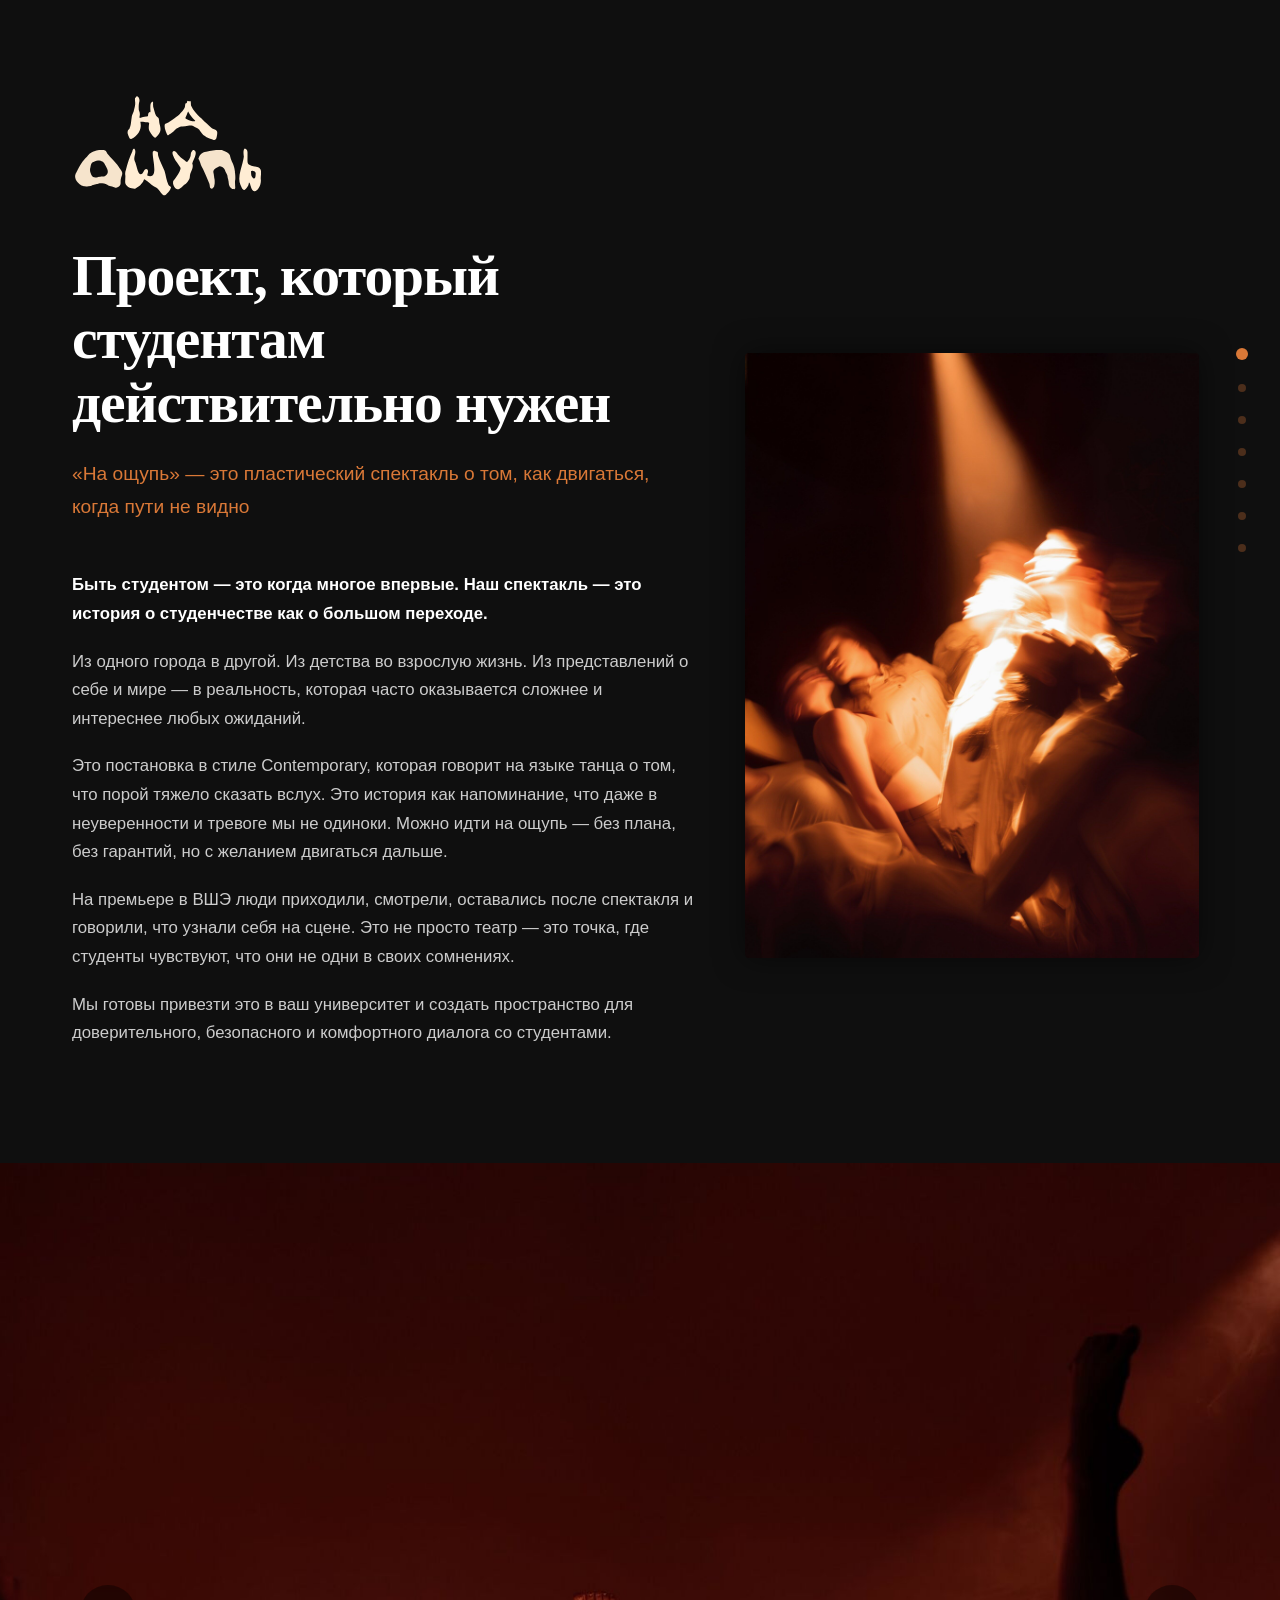
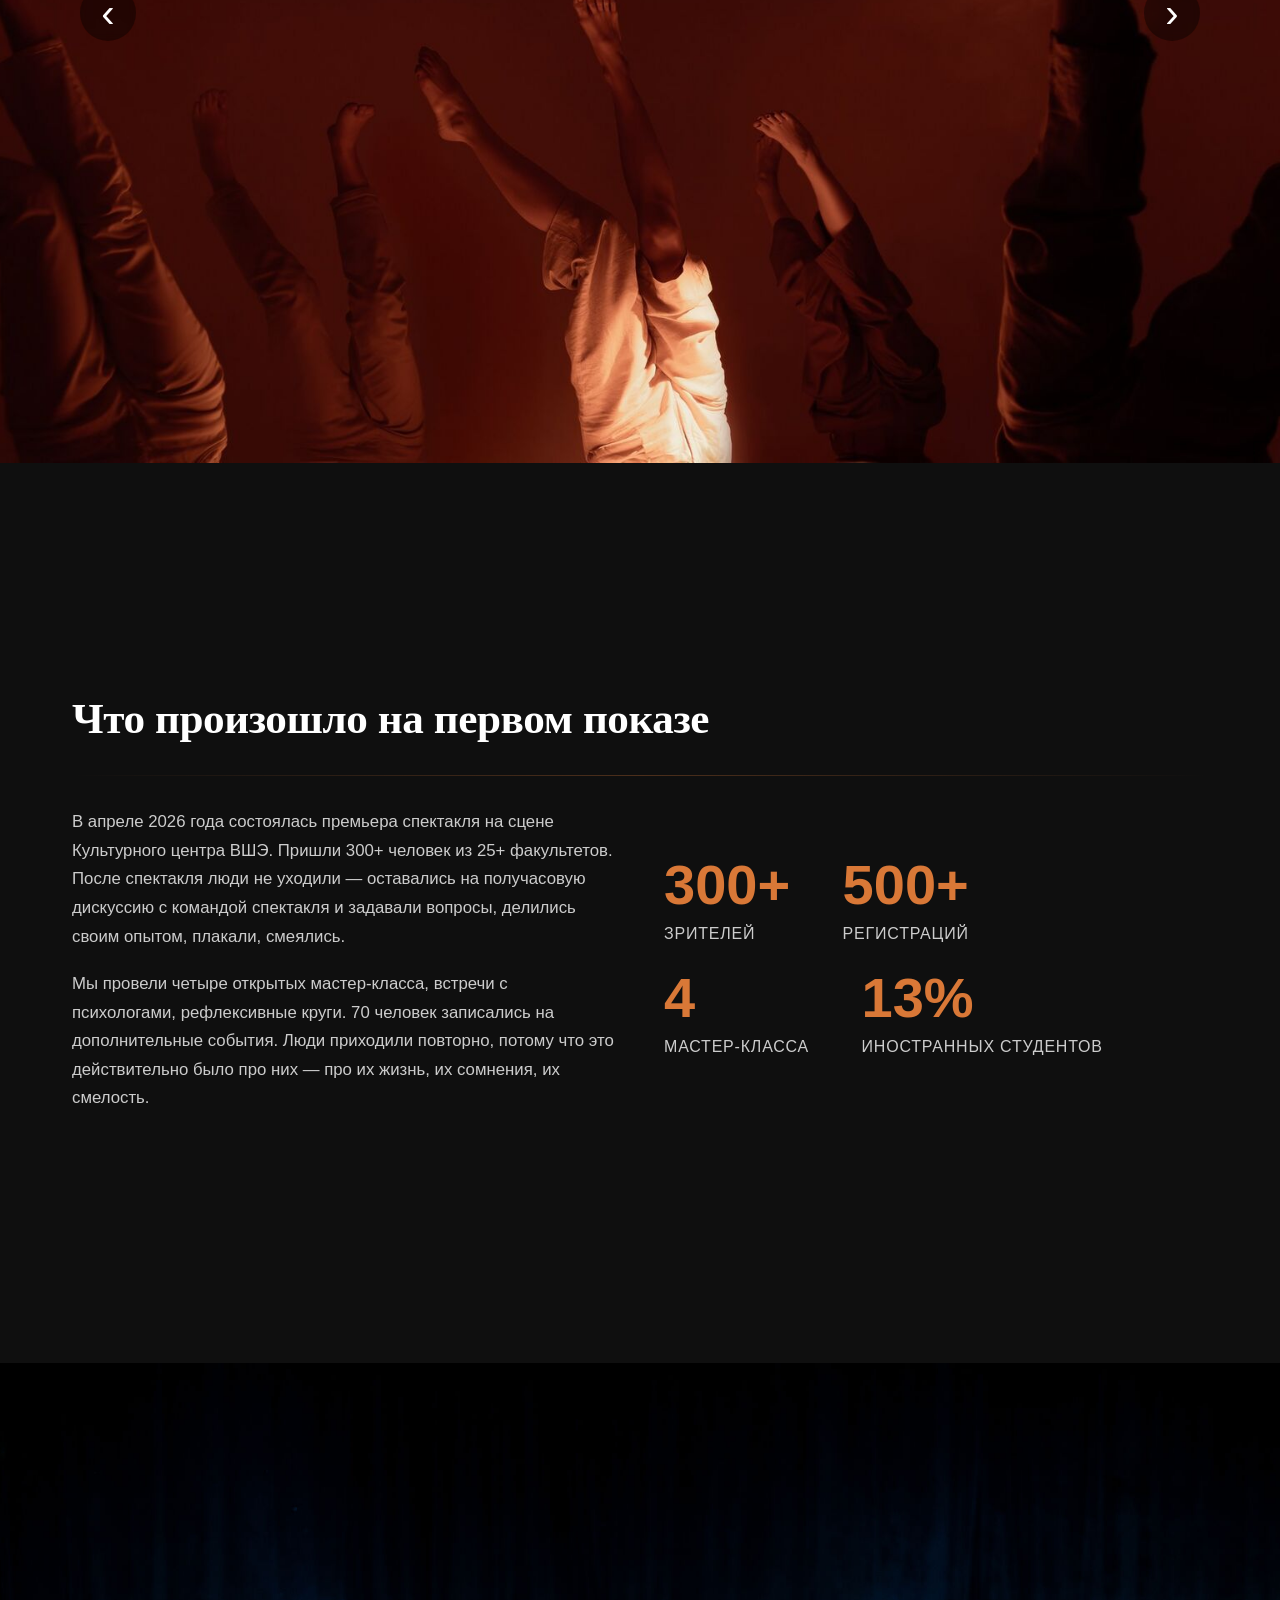
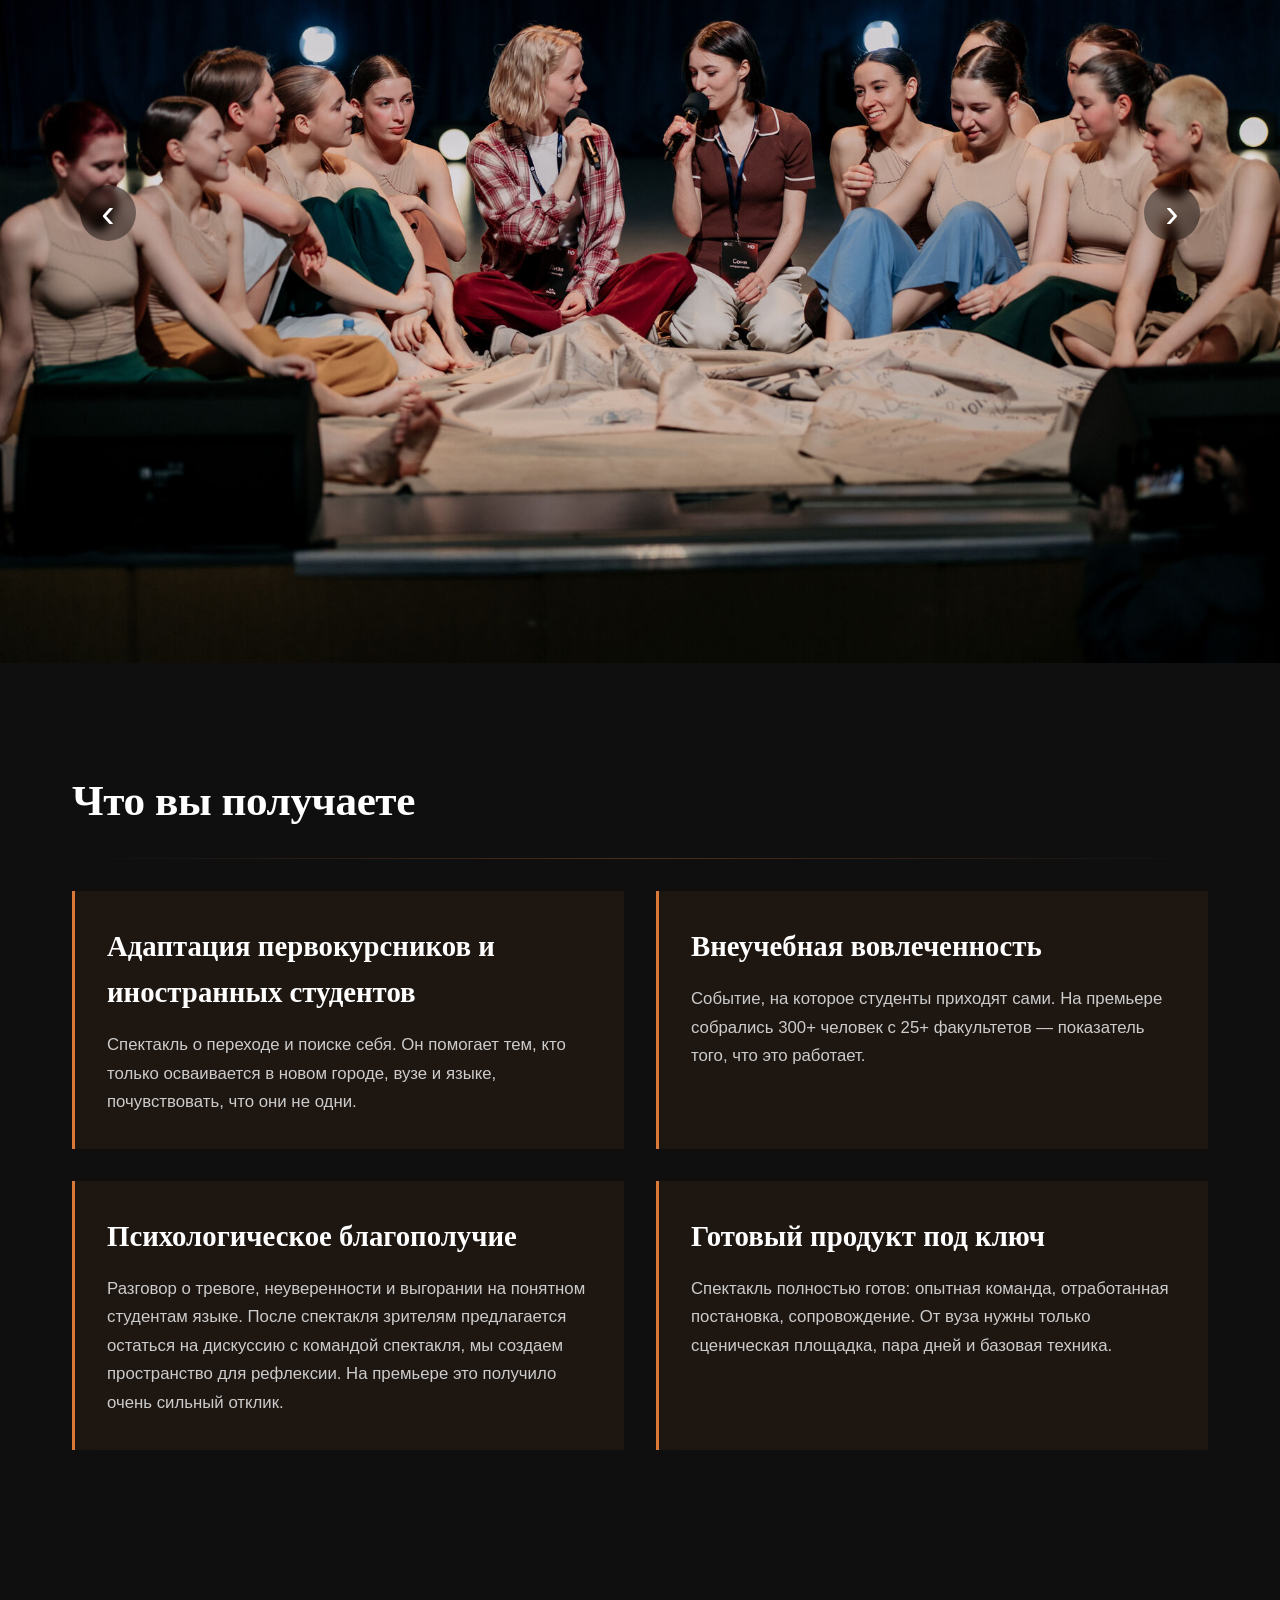
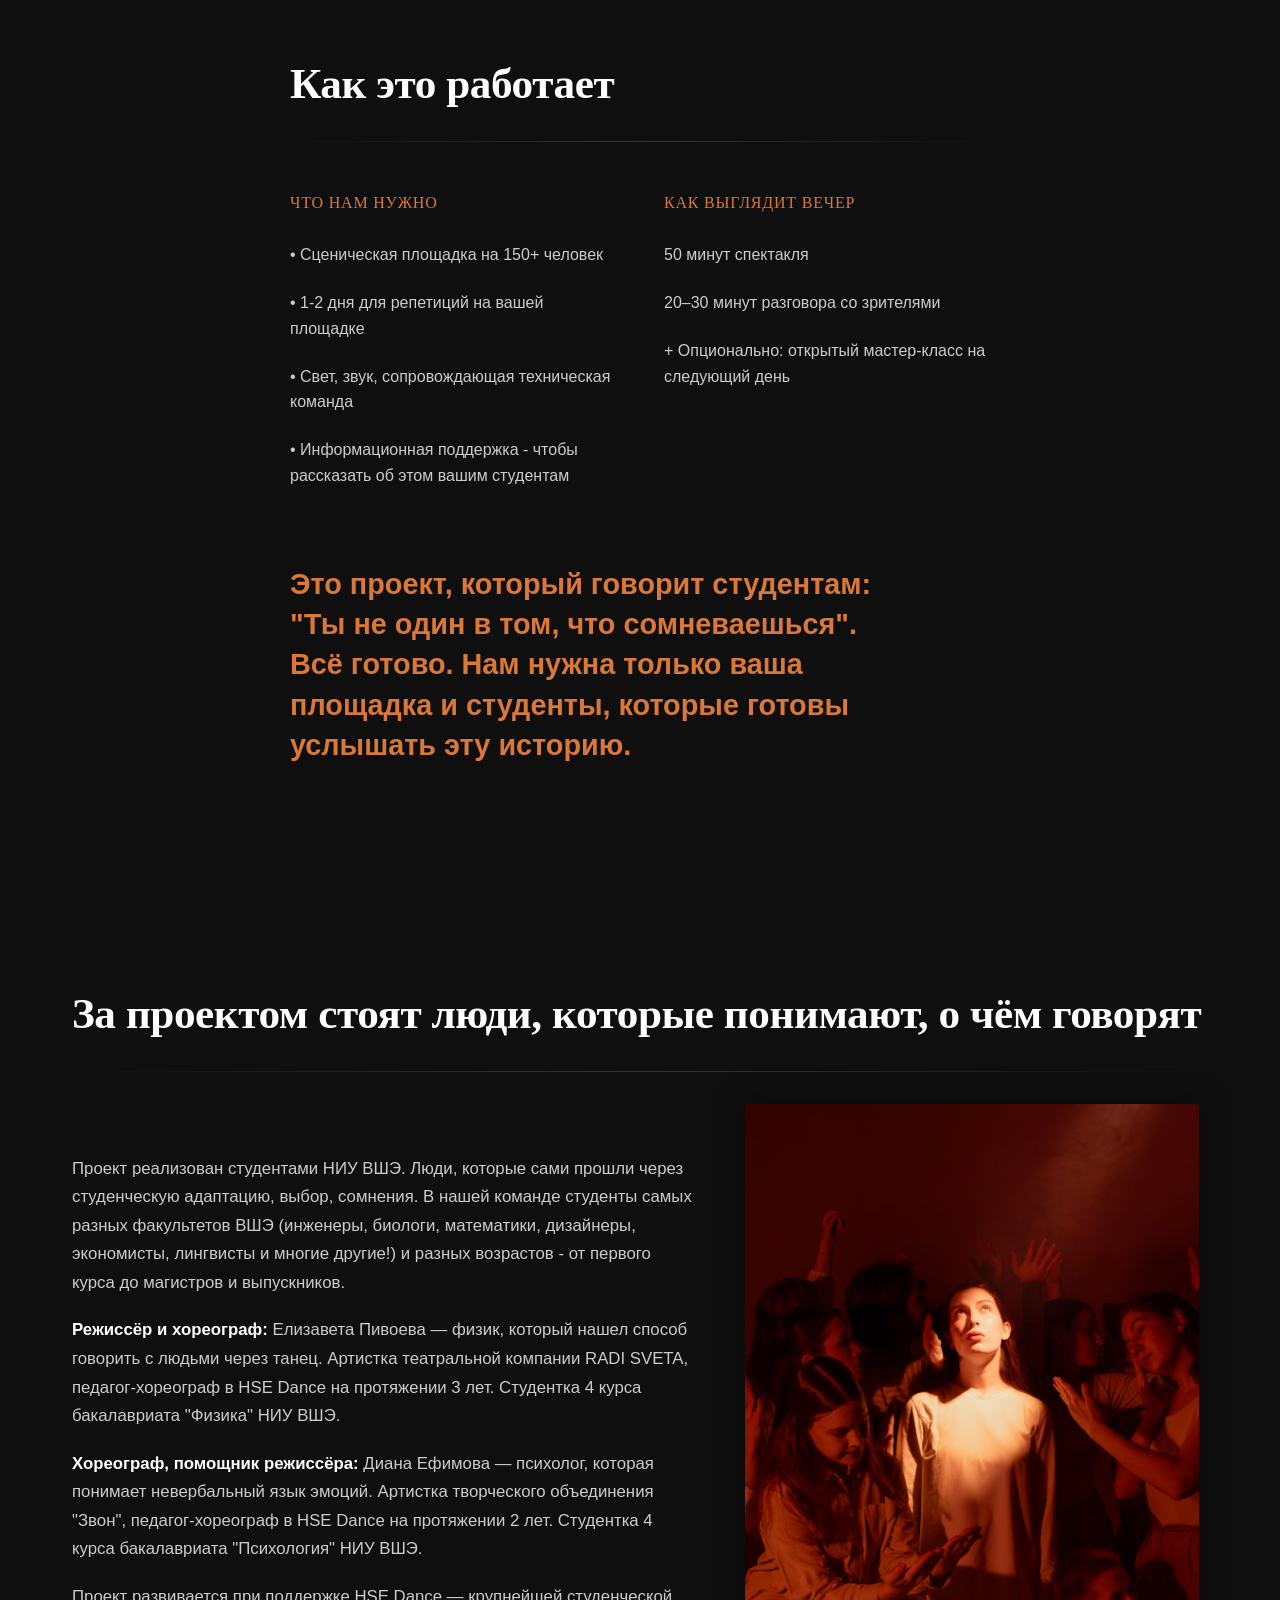
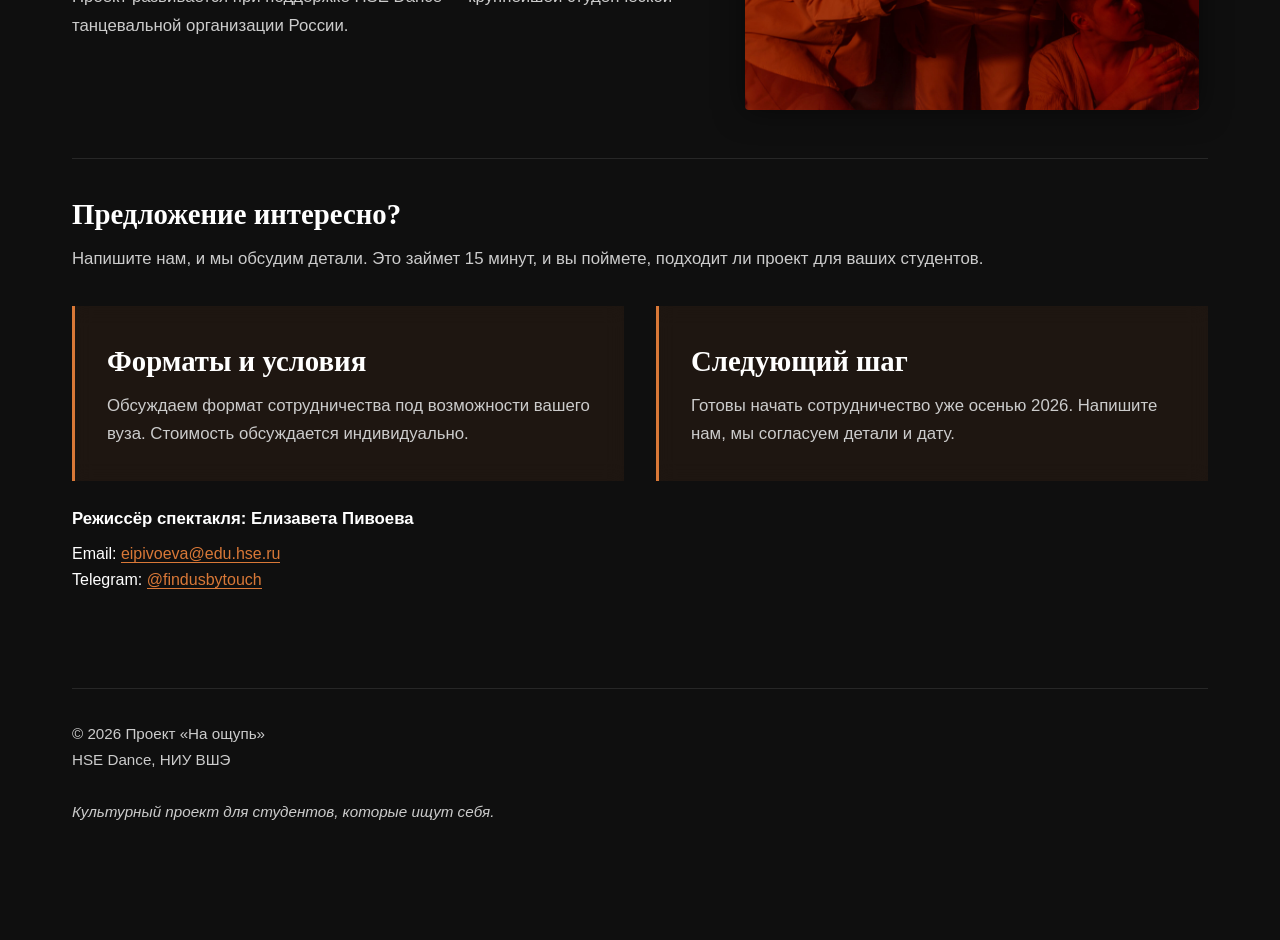
<file: index.html>
<!DOCTYPE html>
<html lang="ru">
<head>
    <meta charset="UTF-8">
    <meta name="viewport" content="width=device-width, initial-scale=1.0">
    <title>На ощупь — медиакит проекта</title>
    <link rel="icon" href="data:image/svg+xml,<svg xmlns='http://www.w3.org/2000/svg' viewBox='0 0 100 100'><text y='.9em' font-size='90'>👐</text></svg>">
    <meta property="og:title" content="На ощупь — медиакит проекта">
    <meta property="og:description" content="Пластический спектакль о том, как двигаться, когда пути не видно. Проект студенческой танцевальной группы HSE Dance.">
    <meta property="og:image" content="images/perfomance_01.jpg">
    <meta property="og:type" content="website">
    <meta property="og:locale" content="ru_RU">
    <link rel="preload" href="images/perfomance_01.jpg" as="image">
    <link rel="stylesheet" href="styles.css">
    <script src="script.js" defer></script>
</head>
<body>
    <!-- Навигация по секциям -->
    <nav class="nav-dots" aria-label="Навигация по секциям">
        <div class="nav-dot active" data-section="0"></div>
        <div class="nav-dot" data-section="1"></div>
        <div class="nav-dot" data-section="2"></div>
        <div class="nav-dot" data-section="3"></div>
        <div class="nav-dot" data-section="4"></div>
        <div class="nav-dot" data-section="5"></div>
        <div class="nav-dot" data-section="6"></div>
    </nav>

    <main>
        <!-- СЕКЦИЯ 1: ОБЛОЖКА (текст + фото) -->
        <section class="section" id="section-0">
            <div class="container">
                <div class="logo">
                    <img src="images/logo.svg" alt="Логотип На ощупь">
                </div>
                <div class="row-2">
                    <div class="text-col">
                        <h1>Проект, который студентам действительно нужен</h1>
                        <p class="subtitle">«На ощупь» — это пластический спектакль о том, как двигаться, когда пути не видно</p>
                        <p><strong>Быть студентом — это когда многое впервые. Наш спектакль — это история о студенчестве как о большом переходе.</strong></p>
                        <p>Из одного города в другой. Из детства во взрослую жизнь. Из представлений о себе и мире — в реальность, которая часто оказывается сложнее и интереснее любых ожиданий.</p>
                        <p>Это постановка в стиле Contemporary, которая говорит на языке танца о том, что порой тяжело сказать вслух. Это история как напоминание, что даже в неуверенности и тревоге мы не одиноки. Можно идти на ощупь — без плана, без гарантий, но с желанием двигаться дальше.</p>
                        <p>На премьере в ВШЭ люди приходили, смотрели, оставались после спектакля и говорили, что узнали себя на сцене. Это не просто театр — это точка, где студенты чувствуют, что они не одни в своих сомнениях.</p>
                        <p>Мы готовы привезти это в ваш университет и создать пространство для доверительного, безопасного и комфортного диалога со студентами.</p>
                    </div>
                    <div class="photo-col">
                        <img src="images/perfomance_01.jpg" alt="Вертикальное фото проекта">
                    </div>
                </div>
            </div>
        </section>

        <!-- СЕКЦИЯ 2 : КАРУСЕЛЬ 1 -->
        <section class="section full-image" id="section-1">
            <div class="carousel" data-images='["perfomance_10.jpg","perfomance_07.jpg","perfomance_08.jpg","perfomance_09.jpg","perfomance_11.jpg", "perfomance_12.jpg"]'>
                <button class="carousel-btn prev" aria-label="Предыдущее фото">‹</button>
                <img class="carousel-img active" src="images/perfomance_10.jpg" alt="Спектакль" loading="lazy">
                <img class="carousel-img" alt="Спектакль" loading="lazy">
                <button class="carousel-btn next" aria-label="Следующее фото">›</button>
            </div>
        </section>

        <!-- СЕКЦИЯ 3 : О ПРОЕКТЕ -->
        <section class="section" id="section-2">
            <div class="container">
                <h2>Что произошло на первом показе</h2>
                <div class="divider divider--short"></div>
                <div class="grid-2">
                    <div>
                        <p>В апреле 2026 года состоялась премьера спектакля на сцене Культурного центра ВШЭ. Пришли 300+ человек из 25+ факультетов. После спектакля люди не уходили — оставались на получасовую дискуссию с командой спектакля и задавали вопросы, делились своим опытом, плакали, смеялись.</p>
                        <p>Мы провели четыре открытых мастер-класса, встречи с психологами, рефлексивные круги. 70 человек записались на дополнительные события. Люди приходили повторно, потому что это действительно было про них — про их жизнь, их сомнения, их смелость.</p>
                    </div>
                    <div>
                        <div class="metric">
                            <div class="metric-number">300+</div>
                            <div class="metric-label">зрителей</div>
                        </div>
                        <div class="metric">
                            <div class="metric-number">500+</div>
                            <div class="metric-label">регистраций</div>
                        </div>
                        <div class="metric">
                            <div class="metric-number">4</div>
                            <div class="metric-label">мастер-класса</div>
                        </div>
                        <div class="metric">
                            <div class="metric-number">13%</div>
                            <div class="metric-label">иностранных студентов</div>
                        </div>
                    </div>
                </div>
            </div>
        </section>

        <!-- СЕКЦИЯ 4 : КАРУСЕЛЬ 2 -->
        <section class="section full-image" id="section-3">
            <div class="carousel" data-images='["perfomance_03.jpg","perfomance_04.jpg","perfomance_05.jpg","perfomance_06.jpg"]'>
                <button class="carousel-btn prev" aria-label="Предыдущее фото">‹</button>
                <img class="carousel-img active" src="images/perfomance_03.jpg" alt="Спектакль" loading="lazy">
                <img class="carousel-img" alt="Спектакль" loading="lazy">
                <button class="carousel-btn next" aria-label="Следующее фото">›</button>
            </div>
        </section>

        <!-- СЕКЦИЯ 5 : ЧТО ПОЛУЧАЕТ УНИВЕРСИТЕТ -->
        <section class="section" id="section-4">
            <div class="container">
                <h2>Что вы получаете</h2>
                <div class="divider divider--short"></div>
                <div class="benefits-grid">
                    <div class="highlight-block">
                        <h3>Адаптация первокурсников и иностранных студентов</h3>
                        <p>Спектакль о переходе и поиске себя. Он помогает тем, кто только осваивается в новом городе, вузе и языке, почувствовать, что они не одни.</p>
                    </div>
                    <div class="highlight-block">
                        <h3>Внеучебная вовлеченность</h3>
                        <p>Событие, на которое студенты приходят сами. На премьере собрались 300+ человек с 25+ факультетов — показатель того, что это работает.</p>
                    </div>
                    <div class="highlight-block">
                        <h3>Психологическое благополучие</h3>
                        <p>Разговор о тревоге, неуверенности и выгорании на понятном студентам языке. После спектакля зрителям предлагается остаться на дискуссию с командой спектакля, мы создаем пространство для рефлексии. На премьере это получило очень сильный отклик.</p>
                    </div>
                    <div class="highlight-block">
                        <h3>Готовый продукт под ключ</h3>
                        <p>Спектакль полностью готов: опытная команда, отработанная постановка, сопровождение. От вуза нужны только сценическая площадка, пара дней и базовая техника.</p>
                    </div>
                </div>
            </div>
        </section>

        <!-- СЕКЦИЯ 6 : ТЕХНИЧЕСКОЕ ПРЕДЛОЖЕНИЕ -->
        <section class="section" id="section-5">
            <div class="container">
                <h2>Как это работает</h2>
                <div class="divider divider--short"></div>
                <div class="prose">
                    <div class="grid-2-col">
                        <div>
                            <h3 class="list-title">Что нам нужно</h3>
                            <ul class="list">
                                <li>• Сценическая площадка на 150+ человек</li>
                                <li>• 1-2 дня для репетиций на вашей площадке</li>
                                <li>• Свет, звук, сопровождающая техническая команда</li>
                                <li>• Информационная поддержка - чтобы рассказать об этом вашим студентам</li>
                            </ul>
                        </div>
                        <div>
                            <h3 class="list-title">Как выглядит вечер</h3>
                            <ul class="list">
                                <li>50 минут спектакля</li>
                                <li>20–30 минут разговора со зрителями</li>
                                <li>+ Опционально: открытый мастер-класс на следующий день</li>
                            </ul>
                        </div>
                    </div>
                </div>
                <div class="lyric lyric--accent">Это проект, который говорит студентам: "Ты не один в том, что сомневаешься". Всё готово. Нам нужна только ваша площадка и студенты, которые готовы услышать эту историю.</div>
            </div>
        </section>

        <!-- СЕКЦИЯ 7 : КОМАНДА И КОНТАКТЫ (с фото) -->
        <footer class="section" id="section-6">
            <div class="container">
                <h2>За проектом стоят люди, которые понимают, о чём говорят</h2>
                <div class="divider divider--short"></div>

                <div class="row-2">
                    <div class="text-col">
                        <p>Проект реализован студентами НИУ ВШЭ. Люди, которые сами прошли через студенческую адаптацию, выбор, сомнения. В нашей команде студенты самых разных факультетов ВШЭ (инженеры, биологи, математики, дизайнеры, экономисты, лингвисты и многие другие!) и разных возрастов - от первого курса до магистров и выпускников.</p>
                        <p><strong>Режиссёр и хореограф:</strong> Елизавета Пивоева — физик, который нашел способ говорить с людьми через танец. Артистка театральной компании RADI SVETA, педагог-хореограф в HSE Dance на протяжении 3 лет. Студентка 4 курса бакалавриата "Физика" НИУ ВШЭ.</p>
                        <p><strong>Хореограф, помощник режиссёра:</strong> Диана Ефимова — психолог, которая понимает невербальный язык эмоций. Артистка творческого объединения "Звон", педагог-хореограф в HSE Dance на протяжении 2 лет. Студентка 4 курса бакалавриата "Психология" НИУ ВШЭ.</p>
                        <p>Проект развивается при поддержке HSE Dance — крупнейшей студенческой танцевальной организации России.</p>
                    </div>
                    <div class="photo-col">
                        <img src="images/perfomance_02.jpg" alt="Команда проекта" loading="lazy">
                    </div>
                </div>

                <div class="contact-block">
                    <h3>Предложение интересно?</h3>
                    <p>Напишите нам, и мы обсудим детали. Это займет 15 минут, и вы поймете, подходит ли проект для ваших студентов.</p>

                    <div class="benefits-grid">
                        <div class="highlight-block contact-highlight">
                            <h3>Форматы и условия</h3>
                            <p>Обсуждаем формат сотрудничества под возможности вашего вуза. Стоимость обсуждается индивидуально.</p>
                        </div>
                        <div class="highlight-block contact-highlight">
                            <h3>Следующий шаг</h3>
                            <p>Готовы начать сотрудничество уже осенью 2026. Напишите нам, мы согласуем детали и дату.</p>
                        </div>
                    </div>

                    <p class="mt-1_5"><strong>Режиссёр спектакля: Елизавета Пивоева</strong></p>
                    Email: <a href="mailto:eipivoeva@edu.hse.ru">eipivoeva@edu.hse.ru</a><br>
                    Telegram: <a href="https://t.me/findusbytouch" target="_blank">@findusbytouch</a>
                </div>

                <div class="footer-divider">
                    <p class="footer-text">
                        © 2026 Проект «На ощупь»<br>
                        HSE Dance, НИУ ВШЭ<br>
                        <br>
                        <em>Культурный проект для студентов, которые ищут себя.</em>
                    </p>
                </div>
            </div>
        </footer>
    </main>
</body>
</html>
</file>
<file: styles.css>
:root {
    --dark: #0f0f0f;
    --accent: #d97837;
    --accent-light: #e8934d;
    --text: #ffffff;
    --text-light: #cccccc;
    --border-color: rgba(255, 255, 255, 0.1);
    --accent-bg: rgba(217, 120, 55, 0.08);
    --carousel-btn-bg: rgba(0, 0, 0, 0.4);
    --carousel-btn-hover: rgba(0, 0, 0, 0.7);
    --shadow: 0 0 30px rgba(0, 0, 0, 0.5);
    --divider-gradient: linear-gradient(90deg, transparent, rgba(217, 120, 55, 0.3), transparent);
    --font-heading: 'Georgia', 'Times New Roman', serif;
    --font-body: -apple-system, BlinkMacSystemFont, 'Segoe UI', 'Helvetica Neue', sans-serif;
}

* {
    margin: 0;
    padding: 0;
    box-sizing: border-box;
}

html {
    scroll-behavior: smooth;
    overflow-x: clip;
}

body {
    font-family: var(--font-body);
    background: var(--dark);
    color: var(--text);
    line-height: 1.6;
    font-size: 16px;
    min-width: 320px;
    overflow-x: clip;
    -webkit-text-size-adjust: 100%;
    text-size-adjust: 100%;
}

img {
    max-width: 100%;
    height: auto;
    display: block;
}

h1 {
    font-family: var(--font-heading);
    font-size: clamp(2rem, 6.4vw, 3.6rem);
    font-weight: 700;
    line-height: 1.1;
    margin-bottom: 1.5rem;
    letter-spacing: -0.02em;
}

h2 {
    font-family: var(--font-heading);
    font-size: clamp(1.5rem, 4.2vw, 2.7rem);
    font-weight: 700;
    line-height: 1.15;
    margin-bottom: 1.5rem;
    letter-spacing: -0.01em;
}

h3 {
    font-family: var(--font-heading);
    font-size: clamp(1.3rem, 3.5vw, 1.8rem);
    font-weight: 600;
    margin-bottom: 1rem;
}

p {
    font-size: 1.05rem;
    line-height: 1.7;
    color: var(--text-light);
    margin-bottom: 1.2rem;
}

strong {
    color: var(--text);
    font-weight: 600;
}

.accent {
    color: var(--accent);
}

.container {
    max-width: 1200px;
    margin: 0 auto;
    padding: 0 2rem;
}

.section {
    min-height: clamp(40rem, 100vh, 80rem);
    display: flex;
    flex-direction: column;
    justify-content: center;
    padding: 6rem 2rem;
    position: relative;
}

.section.full-image {
    padding: 0;
    display: grid;
    grid-template-columns: 1fr;
    align-items: center;
}

.section.full-image .carousel {
    width: 100%;
    height: clamp(33.75rem, 100vh, 67.5rem);
    position: relative;
    overflow: hidden;
}

.section.full-image .carousel img {
    position: absolute;
    inset: 0;
    width: 100%;
    height: 100%;
    object-fit: cover;
    display: block;
    opacity: 0;
    transition: opacity 0.4s ease;
}

.section.full-image .carousel img.active {
    opacity: 1;
}

/* Кнопки карусели */
.carousel-btn {
    position: absolute;
    top: 50%;
    transform: translateY(-50%);
    background: var(--carousel-btn-bg);
    color: white;
    border: none;
    font-size: 2.5rem;
    width: 56px;
    height: 56px;
    display: flex;
    align-items: center;
    justify-content: center;
    cursor: pointer;
    z-index: 10;
    transition: background 0.3s, transform 0.2s;
    border-radius: 50%;
    line-height: 1;
    backdrop-filter: blur(4px);
}
.carousel-btn:hover {
    background: var(--carousel-btn-hover);
    transform: translateY(-50%) scale(1.1);
}
.carousel-btn.prev {
    left: 5rem;
}
.carousel-btn.next {
    right: 5rem;
}

/* Двухколоночный макет (текст + фото) */
.row-2 {
    display: flex;
    align-items: center;
    gap: 3rem;
}
.row-2 .text-col {
    flex: 0 0 55%;
}
.row-2 .photo-col {
    flex: 0 0 40%;
    max-height: 90vh;
    display: flex;
    justify-content: center;
    align-items: center;
}
.row-2 .photo-col img {
    max-height: 90vh;
    width: auto;
    object-fit: contain;
    border-radius: 4px;
    box-shadow: var(--shadow);
}

.grid-2 {
    display: grid;
    grid-template-columns: 1fr 1fr;
    gap: 3rem;
    align-items: center;
    margin-top: 2rem;
}

.grid-2 img {
    width: 100%;
    height: auto;
    display: block;
}

.benefits-grid {
    display: grid;
    grid-template-columns: 1fr 1fr;
    gap: 2rem;
    margin-top: 2rem;
}
.benefits-grid .highlight-block,
.benefits-grid .contact-highlight {
    margin: 0;
}

.prose {
    max-width: 700px;
}
.prose p:last-child {
    margin-bottom: 0;
}

.metric {
    display: inline-block;
    margin-right: 3rem;
    margin-bottom: 1.5rem;
}

.metric-number {
    font-size: 3.5rem;
    font-weight: 700;
    color: var(--accent);
    line-height: 1;
    margin-bottom: 0.5rem;
}

.metric-label {
    font-size: 1rem;
    color: var(--text-light);
    text-transform: uppercase;
    letter-spacing: 0.05em;
}

.lyric {
    font-size: 1.8rem;
    font-weight: 600;
    line-height: 1.4;
    color: var(--text);
    margin: 2rem 0;
    max-width: 600px;
}

.contact-block {
    margin-top: 3rem;
    padding: 2rem 0;
    border-top: 1px solid var(--border-color);
}

.contact-block h3 {
    margin-bottom: 0.5rem;
}

.contact-block p {
    margin-bottom: 0.5rem;
}

a {
    color: var(--accent);
    text-decoration: none;
    border-bottom: 1px solid var(--accent);
    transition: opacity 0.3s;
}

a:hover {
    opacity: 0.8;
}

.scroll-indicator {
    position: absolute;
    bottom: 2rem;
    left: 50%;
    transform: translateX(-50%);
    font-size: 0.9rem;
    color: var(--text-light);
    animation: bounce 2s infinite;
}

@keyframes bounce {
    0%, 100% { transform: translateX(-50%) translateY(0); }
    50% { transform: translateX(-50%) translateY(8px); }
}

.divider {
    height: 1px;
    background: var(--divider-gradient);
    margin: 4rem 0;
}

.highlight-block {
    background: var(--accent-bg);
    border-left: 3px solid var(--accent);
    padding: 2rem;
    backdrop-filter: blur(10px);
}

.nav-dots {
    position: fixed;
    right: 2rem;
    top: 50%;
    transform: translateY(-50%);
    display: flex;
    flex-direction: column;
    gap: 1.5rem;
    z-index: 100;
}

.nav-dot {
    width: 8px;
    height: 8px;
    border-radius: 50%;
    background: rgba(217, 120, 55, 0.3);
    cursor: pointer;
    transition: all 0.3s;
}

.nav-dot.active {
    background: var(--accent);
    width: 12px;
    height: 12px;
    margin-left: -2px;
}

/* Inline-стили, вынесенные в классы */
.subtitle {
    font-size: 1.2rem;
    color: var(--accent);
    margin-bottom: 3rem;
}

.divider--short {
    margin: 2rem 0;
}

.highlight-block h3 {
    margin-top: 0;
}

.highlight-block p {
    margin-bottom: 0;
}

.contact-highlight {
    margin: 1.5rem 0;
}

.list-title {
    color: var(--accent);
    font-size: 1rem;
    text-transform: uppercase;
    letter-spacing: 0.05em;
    font-weight: 400;
    margin-bottom: 1rem;
}

.list {
    list-style: none;
    padding: 0;
}

.list li {
    padding: 0.7rem 0;
    color: var(--text-light);
}

.grid-2-col {
    display: grid;
    grid-template-columns: 1fr 1fr;
    gap: 3rem;
    margin-top: 3rem;
}

.lyric--accent {
    margin-top: 4rem;
    color: var(--accent);
}

.mt-1_5 {
    margin-top: 1.5rem;
}

.footer-divider {
    margin-top: 4rem;
    padding-top: 2rem;
    border-top: 1px solid var(--border-color);
}

.footer-text {
    font-size: 0.95rem;
    color: var(--text-light);
}

/* Анимация появления секций при скролле */
.section {
    opacity: 0;
    transform: translateY(40px);
    transition: opacity 0.8s ease-out, transform 0.8s ease-out;
}

.section.visible {
    opacity: 1;
    transform: translateY(0);
}

/* Первая секция видна сразу (без задержки) */
#section-0 {
    opacity: 1;
    transform: none;
}

/* Логотип SVG — увеличен */
.logo {
    display: block;
    margin-bottom: 3rem;
}
.logo img {
    max-height: 100px;
    width: auto;
}

@media (max-width: 1024px) {
    .nav-dots {
        display: none;
    }
}

@media (max-width: 768px) {
    .container {
        padding: 0 1rem;
    }
    .section {
        padding: 4rem 1rem;
        min-height: auto;
    }
    .row-2 {
        flex-direction: column;
        align-items: stretch;
        gap: 1.25rem;
    }
    .row-2 .text-col,
    .row-2 .photo-col {
        flex: 0 0 100%;
        max-height: none;
    }
    .row-2 .photo-col img {
        max-height: 60vh;
        width: 100%;
        height: auto;
        object-fit: cover;
    }
    .grid-2 {
        grid-template-columns: 1fr;
        gap: 1.5rem;
    }
    .benefits-grid {
        grid-template-columns: 1fr;
        gap: 1.25rem;
    }
    .grid-2-col {
        grid-template-columns: 1fr;
        gap: 1.5rem;
    }
    h1 {
        font-size: 2rem;
    }
    h2 {
        font-size: 1.5rem;
    }
    p {
        font-size: 1rem;
    }
    .lyric {
        font-size: 1.2rem;
    }
    .metric-number {
        font-size: 2.25rem;
    }
    .metric {
        display: block;
        margin-right: 0;
    }
    .carousel-btn {
        font-size: 1.6rem;
        width: 40px;
        height: 40px;
    }
    .carousel-btn.prev {
        left: 0.75rem;
    }
    .carousel-btn.next {
        right: 0.75rem;
    }
    .section.full-image .carousel {
        height: clamp(23.63rem, 70vh, 47.25rem);
    }
    .highlight-block {
        padding: 1.25rem;
    }
}

@media (max-width: 480px) {
    .container {
        padding: 0 0.875rem;
    }
    .section {
        padding: 3rem 0.875rem;
    }
    h1 {
        font-size: 1.75rem;
        margin-bottom: 1rem;
    }
    h2 {
        font-size: 1.35rem;
        margin-bottom: 1rem;
    }
    p {
        font-size: 0.95rem;
    }
    .subtitle {
        font-size: 1rem;
        margin-bottom: 1.5rem;
    }
    .logo {
        margin-bottom: 2rem;
    }
    .logo img {
        max-height: 56px;
    }
    .section.full-image .carousel {
        height: clamp(20.25rem, 60vh, 40.5rem);
    }
    .carousel-btn {
        width: 36px;
        height: 36px;
        font-size: 1.4rem;
    }
    .footer-divider {
        margin-top: 2rem;
    }
}

@media print {
    body {
        background: white;
        color: black;
    }
    .section {
        page-break-after: always;
        break-inside: avoid;
        opacity: 1 !important;
        transform: none !important;
        min-height: auto;
        padding: 2rem;
    }
    .section.full-image {
        display: none;
    }
    .scroll-indicator,
    .nav-dots,
    .carousel-btn {
        display: none !important;
    }
    a {
        border: none;
    }
    .logo img {
        max-height: 60px;
    }
}
</file>
